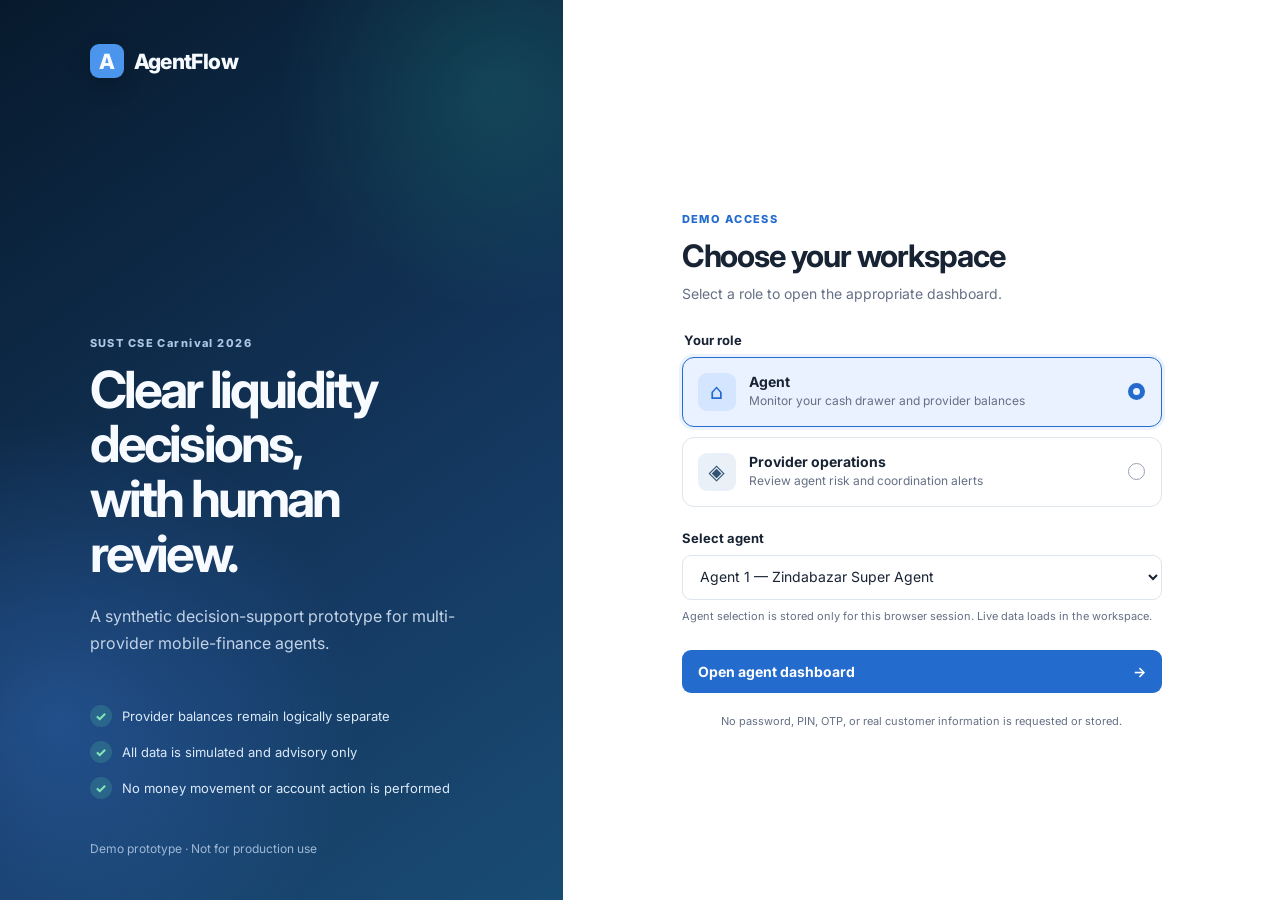
<file: frontend/index.html>
<!DOCTYPE html>
<html lang="en">
<head>
  <meta charset="UTF-8">
  <meta http-equiv="refresh" content="0; url=login.html">
  <meta name="viewport" content="width=device-width, initial-scale=1.0">
  <title>AgentFlow</title>
</head>
<body>
  <p>Opening <a href="login.html">AgentFlow login</a>…</p>
</body>
</html>
</file>
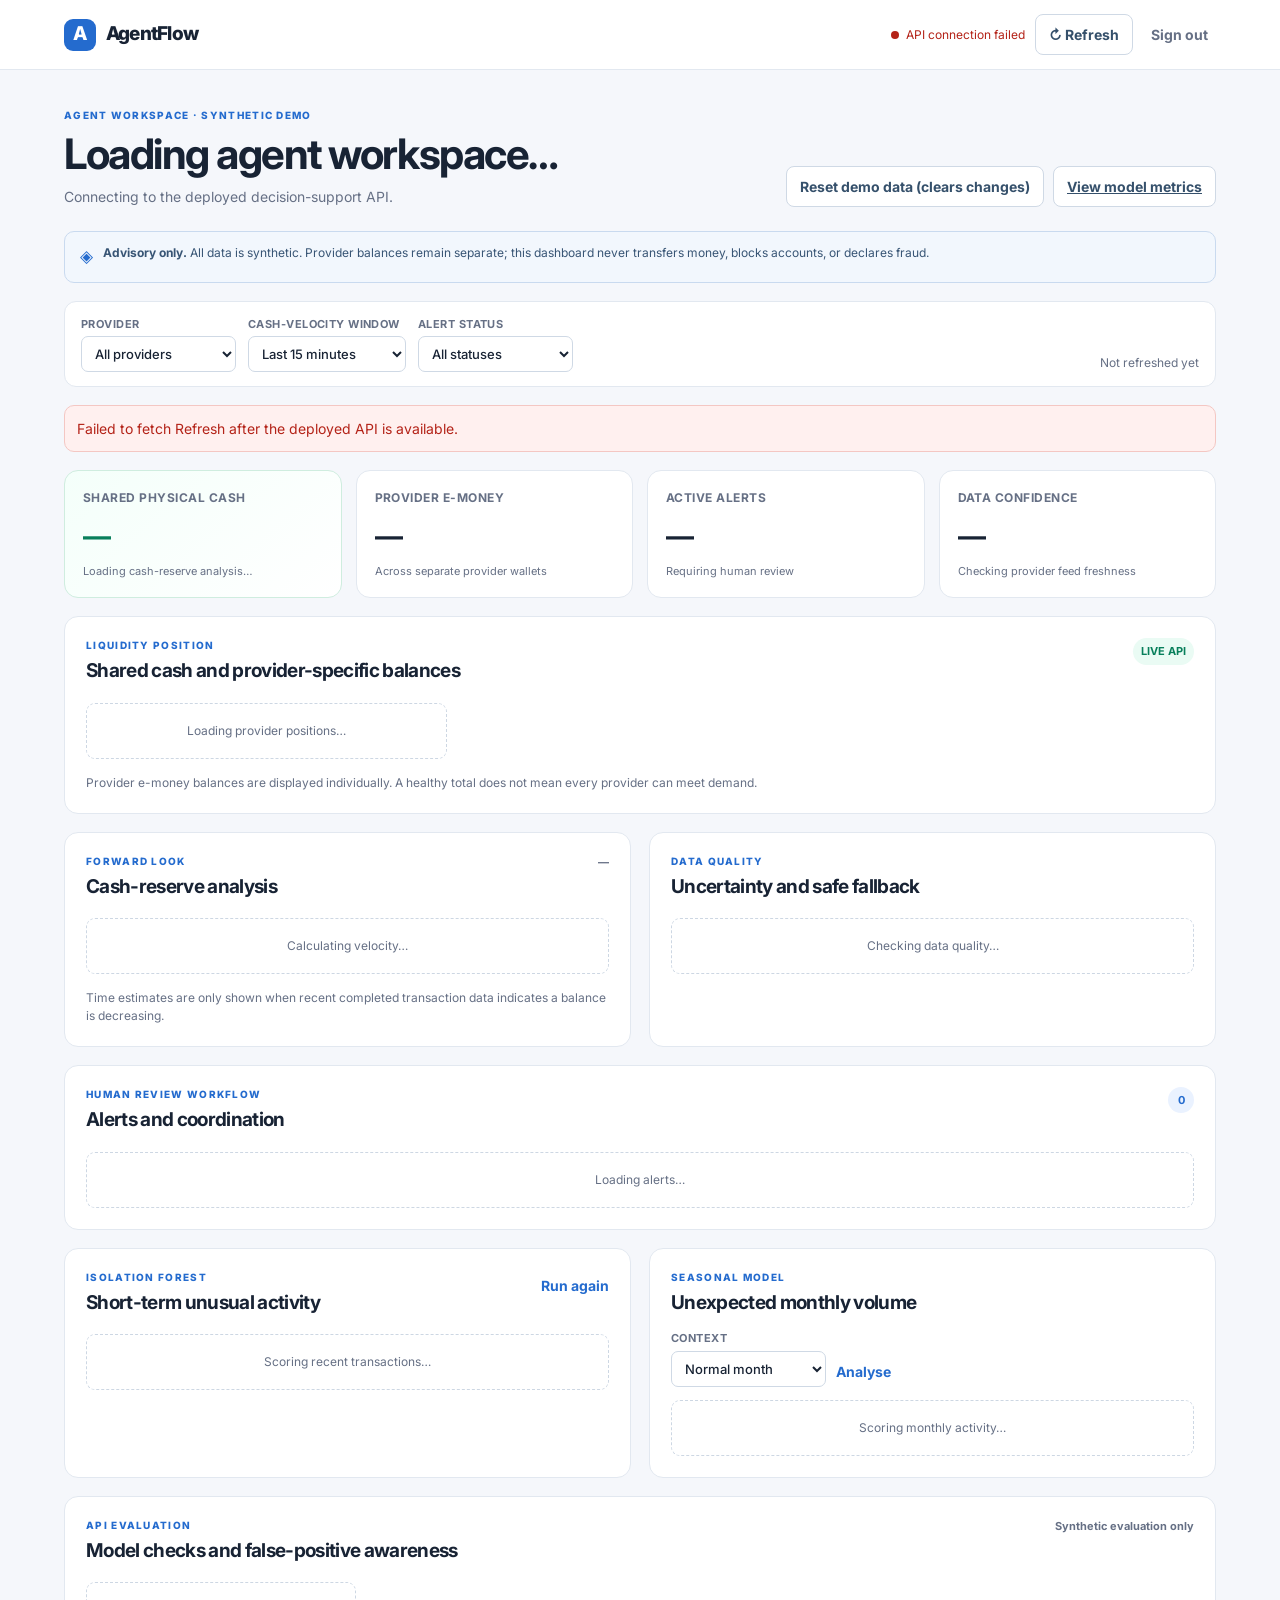
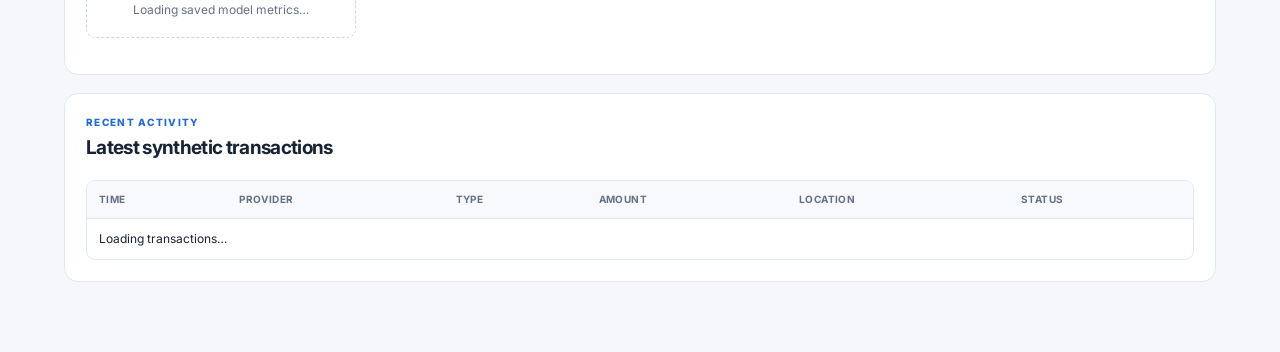
<file: frontend/agent_dashboard.html>
<!DOCTYPE html>
<html lang="en">
<head>
  <meta charset="UTF-8">
  <meta name="viewport" content="width=device-width, initial-scale=1.0">
  <title>Agent workspace | AgentFlow</title>
  <link rel="preconnect" href="https://fonts.googleapis.com">
  <link rel="preconnect" href="https://fonts.gstatic.com" crossorigin>
  <link href="https://fonts.googleapis.com/css2?family=Inter:wght@400;500;600;700;800&family=Noto+Sans+Bengali:wght@400;500;600;700&display=swap" rel="stylesheet">
  <link rel="stylesheet" href="agent.css">
</head>
<body>
  <header class="topbar">
    <a class="brand" href="agent_dashboard.html"><span class="brand-mark">A</span><span>AgentFlow</span></a>
    <div class="topbar-actions">
      <span class="api-status" id="apiStatus"><i></i> Loading live data…</span>
      <button class="secondary-button" id="refreshButton" type="button">↻ Refresh</button>
      <button class="profile-button" id="signOutButton" type="button" title="Return to workspace selection">Sign out</button>
    </div>
  </header>

  <main class="app-shell">
    <section class="hero">
      <div>
        <p class="eyebrow">AGENT WORKSPACE · SYNTHETIC DEMO</p>
        <h1 id="agentName">Loading agent workspace…</h1>
        <p id="agentMeta">Connecting to the deployed decision-support API.</p>
      </div>
      <div class="hero-actions">
        <button class="secondary-button" id="resetDemoButton" type="button">Reset demo data (clears changes)</button>
        <a class="secondary-button metrics-link" href="#metricsSection">View model metrics</a>
      </div>
    </section>

    <section class="notice safety-notice">
      <span>◈</span><p><strong>Advisory only.</strong> All data is synthetic. Provider balances remain separate; this dashboard never transfers money, blocks accounts, or declares fraud.</p>
    </section>

    <section class="toolbar" aria-label="Dashboard filters">
      <label>Provider
        <select id="providerFilter"><option value="all">All providers</option></select>
      </label>
      <label>Cash-velocity window
        <select id="windowFilter"><option value="15">Last 15 minutes</option><option value="30">Last 30 minutes</option></select>
      </label>
      <label>Alert status
        <select id="alertFilter"><option value="all">All statuses</option><option value="open">Open</option><option value="acknowledged">Acknowledged</option><option value="resolved">Resolved</option></select>
      </label>
      <span class="updated-at" id="updatedAt">Not refreshed yet</span>
    </section>

    <div class="error-banner" id="errorBanner" hidden role="alert"></div>

    <section class="summary-grid" aria-label="Liquidity summary">
      <article class="summary-card cash-card"><span class="card-label">Shared physical cash</span><strong id="sharedCash">—</strong><small id="sharedCashHint">Loading cash-reserve analysis…</small></article>
      <article class="summary-card"><span class="card-label">Provider e-money</span><strong id="totalEmoney">—</strong><small id="emoneyHint">Across separate provider wallets</small></article>
      <article class="summary-card"><span class="card-label">Active alerts</span><strong id="activeAlerts">—</strong><small id="alertsHint">Requiring human review</small></article>
      <article class="summary-card"><span class="card-label">Data confidence</span><strong id="confidenceSummary">—</strong><small id="confidenceHint">Checking provider feed freshness</small></article>
    </section>

    <section class="section-card">
      <div class="section-heading"><div><p class="eyebrow">LIQUIDITY POSITION</p><h2>Shared cash and provider-specific balances</h2></div><span class="live-tag">LIVE API</span></div>
      <div class="provider-grid" id="providerGrid" aria-live="polite"><div class="loading-card">Loading provider positions…</div></div>
      <p class="boundary-copy">Provider e-money balances are displayed individually. A healthy total does not mean every provider can meet demand.</p>
    </section>

    <section class="two-column">
      <section class="section-card">
        <div class="section-heading"><div><p class="eyebrow">FORWARD LOOK</p><h2>Cash-reserve analysis</h2></div><span id="velocityCaption" class="subtle-label">—</span></div>
        <div id="reserveAnalysis" class="reserve-list"><div class="loading-card">Calculating velocity…</div></div>
        <p class="muted-note">Time estimates are only shown when recent completed transaction data indicates a balance is decreasing.</p>
      </section>
      <section class="section-card">
        <div class="section-heading"><div><p class="eyebrow">DATA QUALITY</p><h2>Uncertainty and safe fallback</h2></div></div>
        <div id="qualityPanel" class="quality-panel"><div class="loading-card">Checking data quality…</div></div>
      </section>
    </section>

    <section class="section-card">
      <div class="section-heading"><div><p class="eyebrow">HUMAN REVIEW WORKFLOW</p><h2>Alerts and coordination</h2></div><span id="alertTotal" class="counter">0</span></div>
      <div id="alertList" class="alert-list"><div class="loading-card">Loading alerts…</div></div>
    </section>

    <section class="two-column anomaly-columns">
      <section class="section-card">
        <div class="section-heading"><div><p class="eyebrow">ISOLATION FOREST</p><h2>Short-term unusual activity</h2></div><button class="text-button" id="rerunPatternButton" type="button">Run again</button></div>
        <div id="patternPanel" class="anomaly-panel"><div class="loading-card">Scoring recent transactions…</div></div>
      </section>
      <section class="section-card">
        <div class="section-heading"><div><p class="eyebrow">SEASONAL MODEL</p><h2>Unexpected monthly volume</h2></div></div>
        <div class="model-controls"><label>Context <select id="eventContext"><option value="normal">Normal month</option><option value="eid">Eid period</option></select></label><button class="text-button" id="rerunMonthlyButton" type="button">Analyse</button></div>
        <div id="monthlyPanel" class="anomaly-panel"><div class="loading-card">Scoring monthly activity…</div></div>
      </section>
    </section>

    <section class="section-card" id="metricsSection">
      <div class="section-heading"><div><p class="eyebrow">API EVALUATION</p><h2>Model checks and false-positive awareness</h2></div><span class="subtle-label">Synthetic evaluation only</span></div>
      <div class="metrics-grid" id="metricsGrid"><div class="loading-card">Loading saved model metrics…</div></div>
      <p class="muted-note" id="metricsCaveat"></p>
    </section>

    <section class="section-card">
      <div class="section-heading"><div><p class="eyebrow">RECENT ACTIVITY</p><h2>Latest synthetic transactions</h2></div></div>
      <div class="table-wrap"><table><thead><tr><th>Time</th><th>Provider</th><th>Type</th><th>Amount</th><th>Location</th><th>Status</th></tr></thead><tbody id="transactionRows"><tr><td colspan="6">Loading transactions…</td></tr></tbody></table></div>
    </section>
  </main>

  <dialog id="actionDialog"><form method="dialog" class="dialog-content"><button class="dialog-close" value="cancel" aria-label="Close">×</button><p class="eyebrow">RESOLVE ALERT</p><h2 id="dialogTitle">Add a review note</h2><p id="dialogText">A note is required to resolve an alert.</p><label for="resolutionNote">Review note<textarea id="resolutionNote" maxlength="500" placeholder="Example: Balance confirmed with provider operations; action completed."></textarea></label><div class="dialog-actions"><button class="secondary-button" value="cancel">Cancel</button><button class="primary-button" id="confirmResolveButton" value="default">Resolve alert</button></div></form></dialog>
  <div class="toast" id="toast" role="status" hidden></div>
  <script src="api-config.js?v=3"></script>
  <script src="agent.js?v=3"></script>
</body>
</html>
</file>
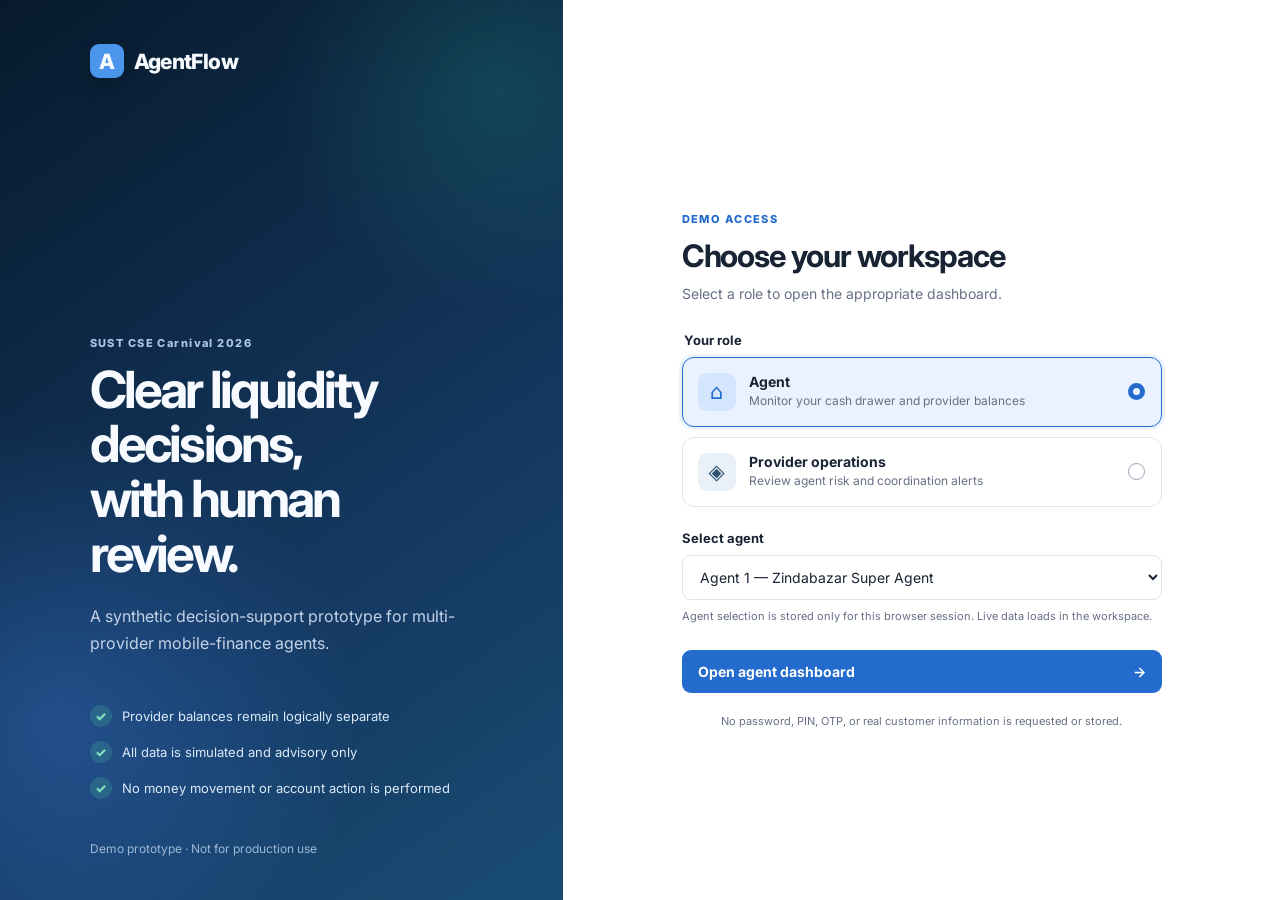
<file: frontend/login.html>
<!DOCTYPE html>
<html lang="en">
<head>
  <meta charset="UTF-8">
  <meta name="viewport" content="width=device-width, initial-scale=1.0">
  <title>Sign in | AgentFlow</title>
  <link rel="preconnect" href="https://fonts.googleapis.com">
  <link rel="preconnect" href="https://fonts.gstatic.com" crossorigin>
  <link href="https://fonts.googleapis.com/css2?family=Inter:wght@400;500;600;700;800&family=Noto+Sans+Bengali:wght@400;500;600;700&display=swap" rel="stylesheet">
  <link rel="stylesheet" href="login.css?v=2">
</head>
<body>
  <main class="page-shell">
    <section class="intro-panel" aria-label="About the prototype">
      <a class="brand" href="login.html" aria-label="AgentFlow login">
        <span class="brand-mark">A</span>
        <span>AgentFlow</span>
      </a>

      <div class="intro-copy">
        <p class="eyebrow">SUST CSE Carnival 2026</p>
        <h1>Clear liquidity decisions,<br>with human review.</h1>
        <p class="intro-text">A synthetic decision-support prototype for multi-provider mobile-finance agents.</p>
      </div>

      <ul class="guardrail-list">
        <li><span>✓</span> Provider balances remain logically separate</li>
        <li><span>✓</span> All data is simulated and advisory only</li>
        <li><span>✓</span> No money movement or account action is performed</li>
      </ul>

      <p class="footer-note">Demo prototype · Not for production use</p>
    </section>

    <section class="login-panel" aria-labelledby="sign-in-title">
      <div class="login-card">
        <div class="form-heading">
          <p class="eyebrow accent">DEMO ACCESS</p>
          <h2 id="sign-in-title">Choose your workspace</h2>
          <p>Select a role to open the appropriate dashboard.</p>
        </div>

        <form id="loginForm">
          <fieldset>
            <legend>Your role</legend>
            <div class="role-grid">
              <label class="role-option selected">
                <input type="radio" name="role" value="agent" checked>
                <span class="role-icon" aria-hidden="true">⌂</span>
                <span class="role-content">
                  <strong>Agent</strong>
                  <small>Monitor your cash drawer and provider balances</small>
                </span>
                <span class="choice-indicator" aria-hidden="true"></span>
              </label>

              <label class="role-option">
                <input type="radio" name="role" value="provider">
                <span class="role-icon" aria-hidden="true">◈</span>
                <span class="role-content">
                  <strong>Provider operations</strong>
                  <small>Review agent risk and coordination alerts</small>
                </span>
                <span class="choice-indicator" aria-hidden="true"></span>
              </label>
            </div>
          </fieldset>

          <div class="agent-field" id="agentField">
            <label for="agentSelect">Select agent</label>
            <select id="agentSelect" name="agent_id">
              <option value="1">Agent 1 — Zindabazar Super Agent</option>
              <option value="2">Agent 2 — Sylhet Support Agent 02</option>
            </select>
            <p>Agent selection is stored only for this browser session. Live data loads in the workspace.</p>
          </div>

          <div class="agent-field" id="providerField" hidden>
            <label for="providerSelect">Select provider workspace</label>
            <select id="providerSelect" name="provider_code">
              <option value="bkash_sim">bKash Provider Operations</option>
              <option value="nagad_sim" selected>Nagad Provider Operations</option>
              <option value="rocket_sim">Rocket Provider Operations</option>
            </select>
            <p>This workspace loads the selected provider's routed alerts and e-money positions.</p>
          </div>

          <button class="login-button" id="loginButton" type="submit">
            <span>Open agent dashboard</span><span aria-hidden="true">→</span>
          </button>
        </form>

        <p class="privacy-note">No password, PIN, OTP, or real customer information is requested or stored.</p>
      </div>
    </section>
  </main>
  <script src="login.js?v=4"></script>
</body>
</html>
</file>
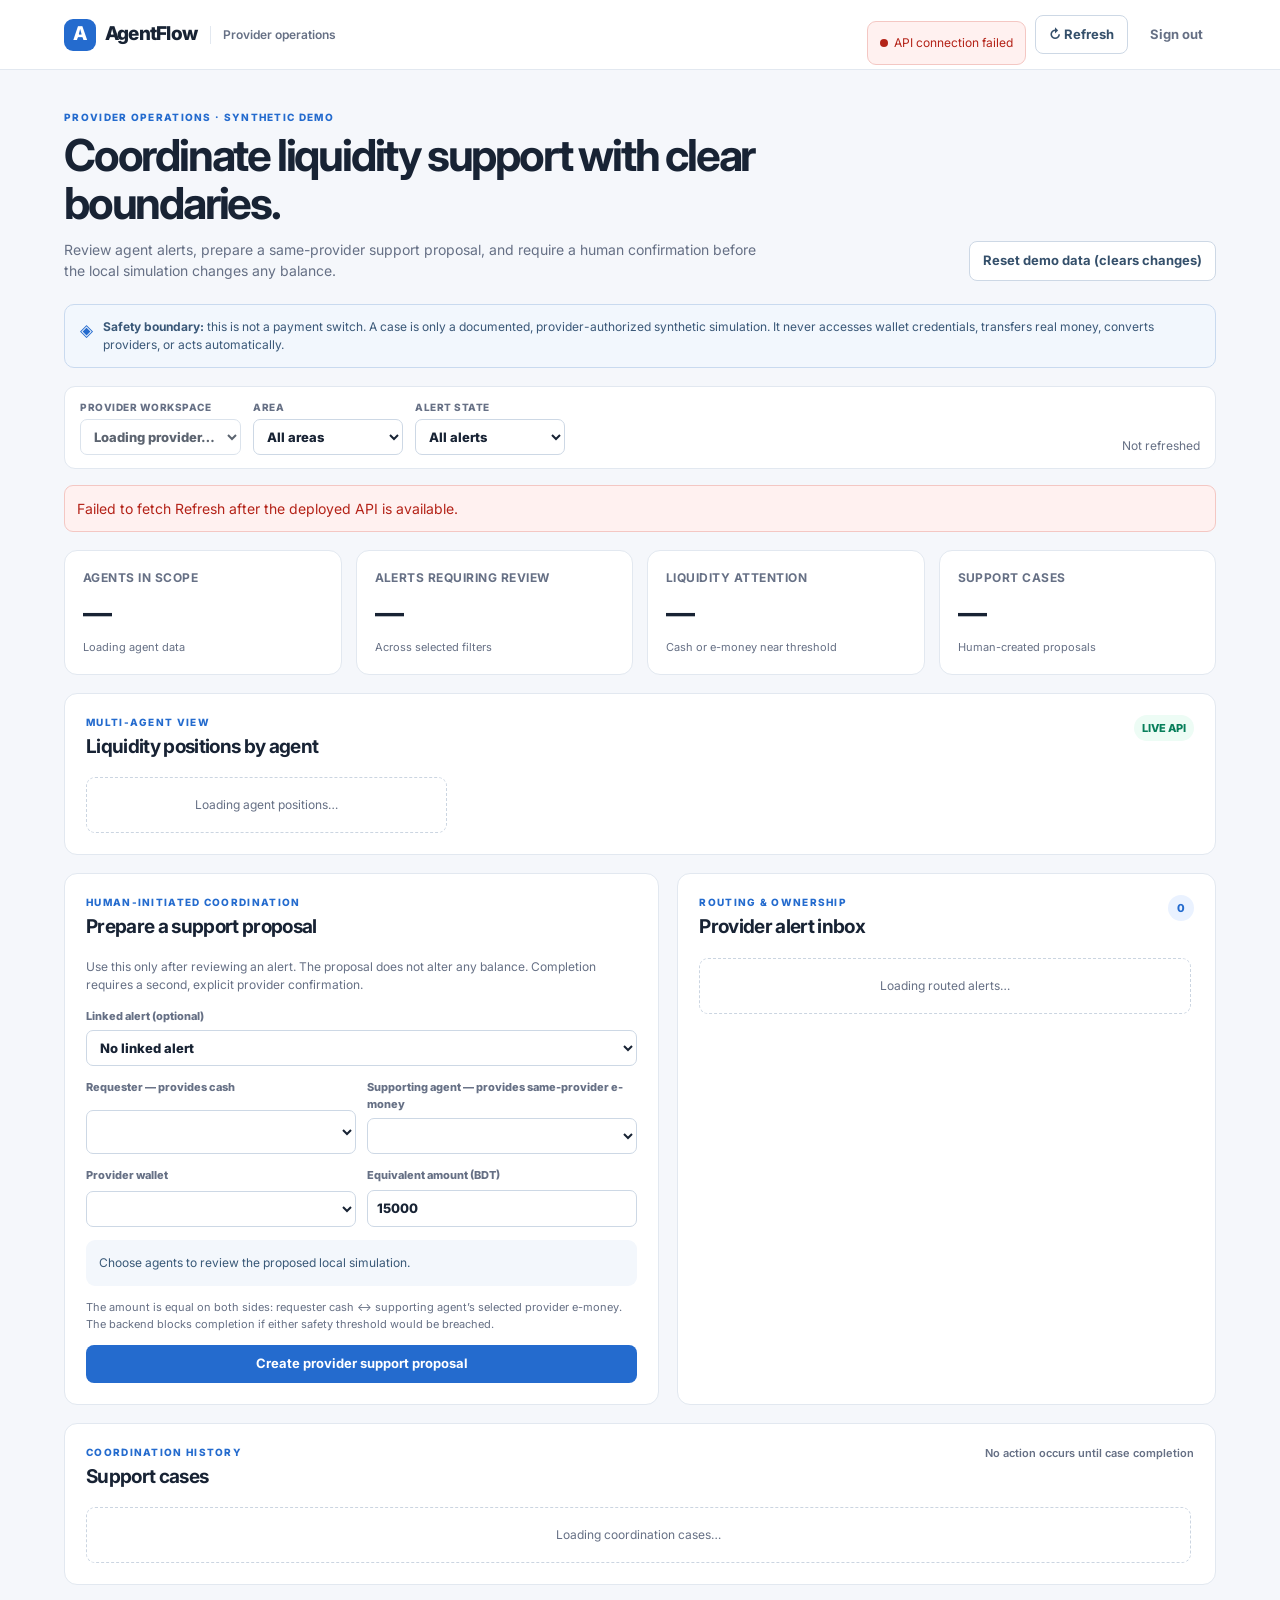
<file: frontend/provider_dashboard.html>
<!DOCTYPE html>
<html lang="en">
<head>
  <meta charset="UTF-8">
  <meta name="viewport" content="width=device-width, initial-scale=1.0">
  <title>Provider operations | AgentFlow</title>
  <link rel="preconnect" href="https://fonts.googleapis.com">
  <link rel="preconnect" href="https://fonts.gstatic.com" crossorigin>
  <link href="https://fonts.googleapis.com/css2?family=Inter:wght@400;500;600;700;800&display=swap" rel="stylesheet">
  <link rel="stylesheet" href="provider.css">
</head>
<body>
  <header class="topbar"><a class="brand" href="provider_dashboard.html"><span class="brand-mark">A</span><span>AgentFlow</span><span class="role-label">Provider operations</span></a><div class="top-actions"><span class="api-status" id="apiStatus"><i></i> Loading live data…</span><button class="button secondary" id="refreshButton">↻ Refresh</button><button class="button ghost" id="signOutButton">Sign out</button></div></header>
  <main class="shell">
    <section class="hero"><div><p class="eyebrow" id="providerContext">PROVIDER OPERATIONS · SYNTHETIC DEMO</p><h1 id="providerHeading">Coordinate liquidity support with clear boundaries.</h1><p id="providerDescription">Review agent alerts, prepare a same-provider support proposal, and require a human confirmation before the local simulation changes any balance.</p></div><button class="button secondary" id="resetButton">Reset demo data (clears changes)</button></section>
    <section class="boundary"><span>◈</span><p><strong>Safety boundary:</strong> this is not a payment switch. A case is only a documented, provider-authorized synthetic simulation. It never accesses wallet credentials, transfers real money, converts providers, or acts automatically.</p></section>
    <section class="filters"><label>Provider workspace<select id="providerFilter" disabled><option>Loading provider…</option></select></label><label>Area<select id="areaFilter"><option value="all">All areas</option></select></label><label>Alert state<select id="alertFilter"><option value="all">All alerts</option><option value="open">Open</option><option value="acknowledged">Acknowledged</option><option value="resolved">Resolved</option></select></label><span id="updatedAt">Not refreshed</span></section>
    <div class="error" id="errorBanner" hidden></div>
    <section class="summary"><article><span>Agents in scope</span><strong id="agentCount">—</strong><small id="agentCountHint">Loading agent data</small></article><article><span>Alerts requiring review</span><strong id="openAlertCount">—</strong><small id="openAlertHint">Across selected filters</small></article><article><span>Liquidity attention</span><strong id="riskAgentCount">—</strong><small id="riskAgentHint">Cash or e-money near threshold</small></article><article><span>Support cases</span><strong id="caseCount">—</strong><small id="caseCountHint">Human-created proposals</small></article></section>
    <section class="card"><div class="heading"><div><p class="eyebrow">MULTI-AGENT VIEW</p><h2>Liquidity positions by agent</h2></div><span class="live">LIVE API</span></div><div class="agent-grid" id="agentGrid"><div class="loading">Loading agent positions…</div></div></section>
    <section class="two-col"><section class="card planner" id="planner"><div class="heading"><div><p class="eyebrow">HUMAN-INITIATED COORDINATION</p><h2>Prepare a support proposal</h2></div></div><p class="section-intro">Use this only after reviewing an alert. The proposal does not alter any balance. Completion requires a second, explicit provider confirmation.</p><form id="proposalForm"><label>Linked alert (optional)<select id="alertSelect"><option value="">No linked alert</option></select></label><div class="form-grid"><label>Requester — provides cash<select id="requesterSelect"></select></label><label>Supporting agent — provides same-provider e-money<select id="supporterSelect"></select></label></div><div class="form-grid"><label>Provider wallet<select id="proposalProvider"></select></label><label>Equivalent amount (BDT)<input id="amountInput" type="number" min="1" step="1000" value="15000" required></label></div><div class="exchange-preview" id="exchangePreview">Choose agents to review the proposed local simulation.</div><p class="form-note">The amount is equal on both sides: requester cash ↔ supporting agent’s selected provider e-money. The backend blocks completion if either safety threshold would be breached.</p><button class="button primary" type="submit">Create provider support proposal</button></form></section><section class="card"><div class="heading"><div><p class="eyebrow">ROUTING & OWNERSHIP</p><h2>Provider alert inbox</h2></div><span id="alertCounter" class="counter">0</span></div><div class="alert-list" id="alertList"><div class="loading">Loading routed alerts…</div></div></section></section>
    <section class="card"><div class="heading"><div><p class="eyebrow">COORDINATION HISTORY</p><h2>Support cases</h2></div><span class="subtle">No action occurs until case completion</span></div><div class="case-list" id="caseList"><div class="loading">Loading coordination cases…</div></div></section>
  </main>
  <dialog id="confirmDialog"><form method="dialog"><button class="dialog-close" value="cancel" aria-label="Close">×</button><p class="eyebrow">CONFIRM SYNTHETIC SUPPORT</p><h2>Record human confirmation</h2><p id="confirmCopy"></p><label>Confirmation note<textarea id="confirmationNote" maxlength="500" placeholder="Example: Both agents confirmed the approved same-provider support arrangement."></textarea></label><div class="dialog-actions"><button class="button secondary" value="cancel">Cancel</button><button class="button primary" id="confirmCaseButton" value="default">Complete simulation</button></div></form></dialog><div id="toast" class="toast" hidden role="status"></div><script src="api-config.js?v=3"></script><script src="provider.js?v=3"></script>
</body>
</html>
</file>
<file: frontend/agent.css>
:root{--ink:#182334;--muted:#667085;--line:#e2e8f0;--paper:#fff;--wash:#f5f7fb;--navy:#102a43;--blue:#246bce;--blue-soft:#eaf2ff;--green:#087f5b;--green-soft:#eafbf4;--amber:#a46000;--amber-soft:#fff7e2;--red:#b42318;--red-soft:#fff0ef;--purple:#7048a5;--radius:14px;font-family:Inter,system-ui,sans-serif;color:var(--ink)}*{box-sizing:border-box}body{margin:0;background:var(--wash);font-size:14px;line-height:1.5}.topbar{height:70px;padding:0 clamp(20px,5vw,76px);display:flex;align-items:center;justify-content:space-between;background:#fff;border-bottom:1px solid var(--line);position:sticky;top:0;z-index:4}.brand{display:inline-flex;align-items:center;gap:10px;color:var(--ink);font-size:19px;font-weight:800;letter-spacing:-.04em;text-decoration:none}.brand-mark{display:grid;place-items:center;width:32px;height:32px;border-radius:9px;background:var(--blue);color:#fff}.topbar-actions{display:flex;align-items:center;gap:10px}.api-status{display:inline-flex;gap:7px;align-items:center;color:var(--muted);font-size:12px}.api-status i{width:8px;height:8px;border-radius:50%;background:#98a2b3}.api-status.ready{color:var(--green)}.api-status.ready i{background:var(--green)}.api-status.error{color:var(--red)}.api-status.error i{background:var(--red)}button{font:inherit}.secondary-button,.danger-outline,.text-button,.profile-button,.primary-button{border-radius:8px;cursor:pointer;font-weight:700;transition:.15s ease}.secondary-button{padding:9px 13px;color:#35506b;border:1px solid #cfd9e5;background:#fff}.secondary-button:hover{background:#f5f8fc}.profile-button{border:0;background:transparent;color:var(--muted);padding:8px}.profile-button:hover{color:var(--ink)}.danger-outline{padding:9px 13px;color:var(--red);border:1px solid #f4c7c3;background:#fff}.danger-outline:hover{background:var(--red-soft)}.text-button{padding:5px 0;border:0;color:var(--blue);background:transparent}.text-button:hover{text-decoration:underline}.primary-button{border:0;padding:10px 14px;background:var(--blue);color:#fff}.primary-button:hover{background:#175bb7}.app-shell{max-width:1400px;margin:0 auto;padding:38px clamp(20px,5vw,76px) 70px}.hero{display:flex;justify-content:space-between;gap:24px;align-items:end;margin-bottom:24px}.eyebrow{margin:0 0 7px;font-size:10px;font-weight:800;letter-spacing:.13em;color:var(--blue)}h1,h2{margin:0;letter-spacing:-.035em}h1{font-size:clamp(27px,4vw,42px);line-height:1.12}h2{font-size:19px}#agentMeta{margin:9px 0 0;color:var(--muted)}.hero-actions{display:flex;gap:9px;flex-wrap:wrap;justify-content:flex-end}.notice{display:flex;gap:10px;align-items:flex-start;padding:12px 15px;border-radius:10px;margin-bottom:18px;font-size:12px}.notice p{margin:0}.safety-notice{border:1px solid #c9daef;background:#f2f7fd;color:#385575}.safety-notice span{color:var(--blue);font-size:17px}.toolbar{display:flex;gap:12px;align-items:end;flex-wrap:wrap;padding:14px 16px;margin-bottom:18px;border:1px solid var(--line);border-radius:12px;background:#fff}.toolbar label,.model-controls label{display:grid;gap:4px;color:var(--muted);font-size:11px;font-weight:700;text-transform:uppercase;letter-spacing:.04em}.toolbar select,.model-controls select{min-width:155px;padding:8px 30px 8px 9px;border:1px solid #cfd9e5;border-radius:7px;background:#fff;color:var(--ink);font:500 13px Inter,sans-serif}.updated-at{margin-left:auto;color:var(--muted);font-size:12px}.error-banner{margin:0 0 18px;padding:12px;border:1px solid #f4c7c3;border-radius:10px;background:var(--red-soft);color:var(--red)}.summary-grid{display:grid;grid-template-columns:repeat(4,1fr);gap:14px;margin-bottom:18px}.summary-card{min-height:128px;padding:18px;border:1px solid var(--line);border-radius:var(--radius);background:#fff;display:flex;flex-direction:column}.summary-card strong{margin-top:auto;font-size:28px;letter-spacing:-.05em}.summary-card small{margin-top:6px;color:var(--muted);font-size:11px}.cash-card{background:linear-gradient(140deg,#f4fffa,#fff);border-color:#cfeddf}.cash-card strong{color:var(--green)}.card-label{color:var(--muted);font-size:12px;font-weight:700;text-transform:uppercase;letter-spacing:.04em}.section-card{margin-top:18px;padding:21px;border:1px solid var(--line);border-radius:var(--radius);background:#fff}.section-heading{display:flex;justify-content:space-between;gap:12px;align-items:flex-start;margin-bottom:17px}.section-heading .eyebrow{margin-bottom:4px}.live-tag,.subtle-label,.counter{display:inline-flex;align-items:center;white-space:nowrap;border-radius:20px;font-size:11px;font-weight:700}.live-tag{padding:5px 8px;color:var(--green);background:var(--green-soft)}.subtle-label{color:var(--muted)}.counter{justify-content:center;min-width:26px;height:26px;background:var(--blue-soft);color:var(--blue)}.provider-grid{display:grid;grid-template-columns:repeat(3,1fr);gap:13px}.provider-card{padding:16px;border:1px solid var(--line);border-radius:11px;border-top:4px solid var(--blue)}.provider-card.stale{border-color:#f1c491;border-top-color:var(--amber);background:#fffdf8}.provider-top{display:flex;justify-content:space-between;gap:8px;align-items:start}.provider-name{font-weight:800;font-size:16px}.status-chip,.confidence-chip,.type-chip,.alert-status{padding:3px 7px;border-radius:20px;font-size:10px;font-weight:800;text-transform:uppercase;letter-spacing:.035em}.status-chip.fresh,.confidence-chip.high,.alert-status.resolved{background:var(--green-soft);color:var(--green)}.status-chip.stale,.confidence-chip.low{background:var(--amber-soft);color:var(--amber)}.provider-value{margin:21px 0 5px;font-size:28px;font-weight:800;letter-spacing:-.05em}.provider-sub,.small-copy{color:var(--muted);font-size:12px}.forecast-row{display:flex;justify-content:space-between;gap:8px;padding-top:13px;margin-top:13px;border-top:1px solid var(--line);font-size:12px}.forecast-row strong{color:var(--ink)}.provider-reason{margin:11px 0 0;padding:8px;background:#f7f9fc;border-radius:7px;color:#526479;font-size:11px}.boundary-copy,.muted-note{margin:15px 0 0;color:var(--muted);font-size:12px}.two-column{display:grid;grid-template-columns:1fr 1fr;gap:18px}.two-column .section-card{margin-top:18px}.reserve-list{display:grid;gap:10px}.reserve-item{padding:13px;border:1px solid var(--line);border-radius:9px}.reserve-title{display:flex;justify-content:space-between;gap:10px;font-weight:800}.reserve-title span:last-child{font-size:12px;color:var(--muted);font-weight:600}.reserve-stats{display:grid;grid-template-columns:repeat(3,1fr);gap:7px;margin-top:12px}.reserve-stat{padding:8px;background:#f7f9fc;border-radius:6px}.reserve-stat span{display:block;color:var(--muted);font-size:10px}.reserve-stat strong{display:block;margin-top:3px;font-size:12px}.quality-panel{display:grid;gap:10px}.quality-item{padding:12px;border-radius:9px;background:#f7f9fc;border-left:4px solid var(--green)}.quality-item.low{background:var(--amber-soft);border-left-color:var(--amber)}.quality-item h3{margin:0;font-size:13px}.quality-item p{margin:4px 0 0;color:var(--muted);font-size:12px}.alert-list{display:grid;gap:12px}.alert-card{padding:15px;border:1px solid var(--line);border-left:4px solid var(--blue);border-radius:10px}.alert-card.resolved{opacity:.72;border-left-color:var(--green)}.alert-card.acknowledged{border-left-color:var(--amber)}.alert-top,.alert-meta,.alert-actions{display:flex;gap:8px;align-items:center;flex-wrap:wrap}.alert-title{margin:10px 0 6px;font-size:15px;font-weight:800}.alert-meta{color:var(--muted);font-size:11px}.alert-status.open{color:var(--red);background:var(--red-soft)}.alert-status.acknowledged{color:var(--amber);background:var(--amber-soft)}.type-chip{color:var(--purple);background:#f4effb}.alert-evidence{margin:13px 0 0;padding:11px;background:#f7f9fc;border-radius:8px;color:#455a71;font-size:12px}.alert-evidence strong{display:block;margin-bottom:3px;color:var(--ink)}.alert-recommendation{margin:10px 0 0;color:#344b65;font-size:12px}.alert-actions{margin-top:13px}.alert-actions button{padding:7px 10px;border-radius:7px;border:1px solid #ced9e5;background:#fff;color:#35506b;font-size:12px;font-weight:700;cursor:pointer}.alert-actions button.primary{background:var(--blue);border-color:var(--blue);color:#fff}.anomaly-columns .section-card{min-width:0}.model-controls{display:flex;align-items:end;gap:10px;margin:-4px 0 13px}.anomaly-panel{display:grid;gap:11px}.finding-card{padding:14px;border:1px solid #ebd7bb;border-radius:10px;background:#fffdf8}.finding-card h3{margin:0;font-size:14px}.finding-card p{margin:6px 0 0;color:#556477;font-size:12px}.finding-card ul{padding-left:18px;margin:9px 0;color:#556477;font-size:12px}.bn-alert{margin-top:10px;padding:10px;border-radius:8px;background:#f4f0ff;color:#4e3872;font-family:"Noto Sans Bengali",Inter,sans-serif;font-size:12px;line-height:1.7}.empty-state,.loading-card{padding:18px;border:1px dashed #cdd7e3;border-radius:9px;color:var(--muted);font-size:12px;text-align:center}.metrics-grid{display:grid;grid-template-columns:repeat(4,1fr);gap:10px}.metric-card{padding:13px;border:1px solid var(--line);border-radius:9px}.metric-card strong{display:block;margin-top:9px;font-size:22px;letter-spacing:-.05em}.metric-card p{margin:7px 0 0;color:var(--muted);font-size:11px}.table-wrap{overflow:auto;border:1px solid var(--line);border-radius:9px}table{width:100%;min-width:700px;border-collapse:collapse;text-align:left}th,td{padding:11px 12px;border-bottom:1px solid var(--line);font-size:12px}th{background:#f7f9fc;color:var(--muted);font-size:10px;letter-spacing:.04em;text-transform:uppercase}tr:last-child td{border-bottom:0}.cash-in{color:var(--green);font-weight:700}.cash-out{color:var(--purple);font-weight:700}.toast{position:fixed;right:24px;bottom:24px;z-index:8;max-width:340px;padding:12px 15px;border-radius:9px;background:#102a43;color:#fff;box-shadow:0 12px 25px rgba(16,42,67,.22);font-size:13px}dialog{width:min(92vw,480px);border:0;border-radius:13px;box-shadow:0 20px 60px rgba(0,0,0,.25)}dialog::backdrop{background:rgba(20,35,52,.42)}.dialog-content{position:relative;padding:24px}.dialog-content h2{font-size:21px}.dialog-content p{color:var(--muted);font-size:13px}.dialog-content label{display:grid;gap:6px;font-size:12px;font-weight:700}.dialog-content textarea{min-height:100px;padding:9px;border:1px solid var(--line);border-radius:8px;resize:vertical;font:inherit}.dialog-close{position:absolute;top:12px;right:12px;border:0;background:transparent;font-size:23px;color:var(--muted);cursor:pointer}.dialog-actions{display:flex;justify-content:flex-end;gap:9px;margin-top:16px}@media(max-width:960px){.summary-grid,.provider-grid,.metrics-grid{grid-template-columns:repeat(2,1fr)}.two-column{grid-template-columns:1fr}.hero{align-items:start;flex-direction:column}.hero-actions{justify-content:start}.updated-at{width:100%;margin-left:0}}@media(max-width:600px){.topbar{height:auto;padding:13px 18px}.api-status{display:none}.app-shell{padding:27px 16px 45px}.summary-grid,.provider-grid,.metrics-grid{grid-template-columns:1fr}.section-card{padding:16px}.topbar-actions{gap:3px}.secondary-button,.danger-outline{padding:8px;font-size:12px}.reserve-stats{grid-template-columns:1fr}.toolbar>*{width:100%}.toolbar select{width:100%}}
</file>
<file: frontend/login.css>
:root {
  --ink: #182334;
  --muted: #667085;
  --line: #dfe5ec;
  --paper: #ffffff;
  --wash: #f5f7fb;
  --navy: #102a43;
  --blue: #246bce;
  --blue-soft: #eaf2ff;
  font-family: Inter, system-ui, sans-serif;
}

* { box-sizing: border-box; }
body { margin: 0; min-width: 320px; background: var(--wash); color: var(--ink); }
.page-shell { min-height: 100vh; display: grid; grid-template-columns: minmax(340px, 44%) 1fr; }

.intro-panel {
  min-height: 100vh; padding: 44px clamp(32px, 7vw, 104px); color: #f7fbff;
  background: radial-gradient(circle at 10% 80%, rgba(71, 143, 255, .28), transparent 34%),
              radial-gradient(circle at 88% 10%, rgba(42, 200, 157, .17), transparent 23%),
              linear-gradient(145deg, #071a2d, #153a63 66%, #194c73);
  display: flex; flex-direction: column;
}
.brand { color: inherit; text-decoration: none; font-weight: 800; letter-spacing: -.03em; font-size: 21px; display: inline-flex; align-items: center; gap: 10px; }
.brand-mark { width: 34px; height: 34px; display: grid; place-items: center; border-radius: 9px; background: #4b95ec; box-shadow: 0 8px 22px rgba(0,0,0,.2); }
.intro-copy { margin: auto 0 48px; }
.eyebrow { margin: 0 0 12px; font-size: 11px; font-weight: 800; letter-spacing: .13em; color: #adc6e7; }
.eyebrow.accent { color: var(--blue); }
h1 { margin: 0; max-width: 620px; font-size: clamp(32px, 4vw, 55px); line-height: 1.07; letter-spacing: -.055em; }
.intro-text { margin: 22px 0 0; max-width: 460px; color: #c3d3e7; font-size: 16px; line-height: 1.7; }
.guardrail-list { list-style: none; padding: 0; margin: 0; display: grid; gap: 14px; color: #dbe9f8; font-size: 13px; }
.guardrail-list li { display: flex; align-items: center; gap: 10px; }
.guardrail-list span { width: 22px; height: 22px; display: grid; place-items: center; border-radius: 50%; background: rgba(92, 209, 169, .2); color: #80e5bd; font-weight: 800; }
.footer-note { margin: 42px 0 0; font-size: 12px; color: #9eb8d5; }

.login-panel { padding: 36px; display: grid; place-items: center; background: #fff; }
.login-card { width: min(100%, 480px); }
.form-heading { margin: 42px 0 30px; }
.form-heading h2 { margin: 0; letter-spacing: -.035em; font-size: 31px; line-height: 1.15; }
.form-heading p:last-child { margin: 11px 0 0; color: var(--muted); font-size: 14px; }
fieldset { border: 0; padding: 0; margin: 0; }
legend, .agent-field > label { display: block; margin-bottom: 9px; font-size: 13px; font-weight: 700; }
.role-grid { display: grid; gap: 10px; }
.role-option { position: relative; display: flex; align-items: center; gap: 13px; padding: 15px; border: 1px solid var(--line); border-radius: 12px; cursor: pointer; transition: .18s ease; }
.role-option:hover { border-color: #9dbfe9; background: #fbfdff; }
.role-option.selected { border-color: var(--blue); background: var(--blue-soft); box-shadow: 0 0 0 3px rgba(36,107,206,.09); }
.role-option input { position: absolute; opacity: 0; }
.role-icon { width: 38px; height: 38px; display: grid; place-items: center; flex: 0 0 auto; border-radius: 9px; background: #eaf0f7; color: #315475; font-size: 21px; }
.selected .role-icon { background: #d4e5ff; color: var(--blue); }
.role-content { display: grid; gap: 3px; padding-right: 20px; }
.role-content strong { font-size: 14px; }
.role-content small { color: var(--muted); font-size: 12px; line-height: 1.4; }
.choice-indicator { position: absolute; right: 16px; width: 17px; height: 17px; border: 1.5px solid #98a2b3; border-radius: 50%; }
.selected .choice-indicator { border: 5px solid var(--blue); }
.agent-field { margin-top: 23px; }
.agent-field[hidden] { display: none; }
select { width: 100%; padding: 12px 13px; border: 1px solid var(--line); border-radius: 9px; background: #fff; color: var(--ink); font: inherit; font-size: 14px; outline: none; }
select:focus { border-color: var(--blue); box-shadow: 0 0 0 3px rgba(36,107,206,.12); }
.agent-field p, .privacy-note { margin: 8px 0 0; color: var(--muted); font-size: 11px; line-height: 1.55; }
.login-button { width: 100%; margin-top: 25px; padding: 13px 16px; display: flex; justify-content: space-between; align-items: center; border: 0; border-radius: 9px; background: var(--blue); color: #fff; font: 700 14px Inter, sans-serif; cursor: pointer; transition: transform .15s, background .15s; }
.login-button:hover { background: #175bb7; transform: translateY(-1px); }
.privacy-note { margin-top: 20px; text-align: center; }
@media (max-width: 780px) { .page-shell { grid-template-columns: 1fr; } .intro-panel { min-height: auto; padding: 30px; } .intro-copy { margin: 60px 0 34px; } .footer-note { display: none; } .login-panel { padding: 42px 24px; } }
</file>
<file: frontend/provider.css>
:root{--ink:#182334;--muted:#667085;--line:#e2e8f0;--wash:#f5f7fb;--blue:#246bce;--green:#087f5b;--green-bg:#edfcf5;--amber:#a46000;--amber-bg:#fff8e7;--red:#b42318;--red-bg:#fff1f0;--purple:#7048a5;font-family:Inter,system-ui,sans-serif;color:var(--ink)}*{box-sizing:border-box}body{margin:0;background:var(--wash);font-size:14px;line-height:1.5}.topbar{height:70px;padding:0 clamp(20px,5vw,76px);display:flex;align-items:center;justify-content:space-between;border-bottom:1px solid var(--line);background:#fff;position:sticky;top:0;z-index:3}.brand{display:flex;align-items:center;gap:9px;color:var(--ink);font-weight:800;font-size:19px;letter-spacing:-.04em;text-decoration:none}.brand-mark{width:32px;height:32px;border-radius:9px;display:grid;place-items:center;background:var(--blue);color:#fff}.role-label{margin-left:4px;padding-left:12px;border-left:1px solid var(--line);color:var(--muted);font-size:12px;letter-spacing:0;font-weight:600}.top-actions{display:flex;align-items:center;gap:9px}.api-status{display:flex;align-items:center;gap:6px;color:var(--muted);font-size:12px}.api-status i{width:8px;height:8px;border-radius:50%;background:#98a2b3}.api-status.ready{color:var(--green)}.api-status.ready i{background:var(--green)}.api-status.error{color:var(--red)}.api-status.error i{background:var(--red)}button,input,select,textarea{font:inherit}.button{border:0;border-radius:8px;padding:9px 13px;font-size:13px;font-weight:700;cursor:pointer;transition:.15s}.button.primary{background:var(--blue);color:#fff}.button.primary:hover{background:#175bb7}.button.secondary{border:1px solid #cdd8e5;background:#fff;color:#35506b}.button.secondary:hover{background:#f6f8fb}.button.ghost{background:transparent;color:var(--muted)}.button.ghost:hover{color:var(--ink)}.shell{max-width:1400px;margin:0 auto;padding:40px clamp(20px,5vw,76px) 70px}.hero{display:flex;align-items:end;justify-content:space-between;gap:24px;margin-bottom:23px}.hero h1{max-width:800px;margin:0;letter-spacing:-.05em;line-height:1.1;font-size:clamp(28px,4vw,44px)}.hero p:not(.eyebrow){max-width:700px;margin:11px 0 0;color:var(--muted)}.eyebrow{margin:0 0 6px;color:var(--blue);font-size:10px;font-weight:800;letter-spacing:.13em}h2{margin:0;letter-spacing:-.035em;font-size:19px}.boundary{display:flex;gap:10px;align-items:flex-start;padding:13px 15px;border:1px solid #c9daef;border-radius:10px;background:#f2f7fd;color:#3a5878;font-size:12px}.boundary span{color:var(--blue);font-size:17px}.boundary p{margin:0}.filters{margin-top:18px;padding:13px 15px;display:flex;gap:12px;align-items:end;flex-wrap:wrap;border:1px solid var(--line);border-radius:11px;background:#fff}.filters label,.planner label{display:grid;gap:4px;color:var(--muted);font-size:10px;font-weight:800;letter-spacing:.05em;text-transform:uppercase}.filters select,.planner select,.planner input{min-width:150px;padding:8px 9px;border:1px solid #cdd8e5;border-radius:7px;background:#fff;color:var(--ink);font-size:13px}.filters span{margin-left:auto;color:var(--muted);font-size:12px}.error{margin-top:16px;padding:12px;border:1px solid #f4c7c3;border-radius:9px;background:var(--red-bg);color:var(--red)}.summary{display:grid;grid-template-columns:repeat(4,1fr);gap:14px;margin-top:18px}.summary article{min-height:125px;padding:18px;border:1px solid var(--line);border-radius:13px;background:#fff;display:flex;flex-direction:column}.summary span{color:var(--muted);font-size:12px;font-weight:700;text-transform:uppercase;letter-spacing:.04em}.summary strong{margin-top:auto;font-size:29px;letter-spacing:-.05em}.summary small{margin-top:5px;color:var(--muted);font-size:11px}.card{margin-top:18px;padding:21px;border:1px solid var(--line);border-radius:13px;background:#fff}.heading{display:flex;align-items:flex-start;justify-content:space-between;gap:12px;margin-bottom:16px}.heading .eyebrow{margin-bottom:3px}.live,.counter,.subtle,.chip{display:inline-flex;align-items:center;border-radius:20px;font-size:11px;font-weight:800}.live{padding:5px 8px;background:var(--green-bg);color:var(--green)}.counter{min-width:26px;height:26px;justify-content:center;background:#eaf2ff;color:var(--blue)}.subtle{color:var(--muted);font-weight:600}.agent-grid{display:grid;grid-template-columns:repeat(3,1fr);gap:12px}.agent-card{padding:15px;border:1px solid var(--line);border-radius:10px;border-top:4px solid var(--green)}.agent-card.attention{border-color:#efcb96;border-top-color:var(--amber);background:#fffdf8}.agent-head{display:flex;justify-content:space-between;gap:9px}.agent-head h3{margin:0;font-size:14px}.agent-head p{margin:3px 0 0;color:var(--muted);font-size:11px}.chip{padding:3px 7px;text-transform:uppercase;letter-spacing:.03em}.chip.good{color:var(--green);background:var(--green-bg)}.chip.attention{color:var(--amber);background:var(--amber-bg)}.agent-numbers{display:grid;grid-template-columns:1fr 1fr;gap:8px;margin:15px 0 10px}.agent-numbers div{padding:9px;background:#f7f9fc;border-radius:7px}.agent-numbers span{display:block;color:var(--muted);font-size:10px}.agent-numbers strong{display:block;margin-top:3px;font-size:14px}.agent-foot{padding-top:10px;border-top:1px solid var(--line);color:#51657a;font-size:11px}.two-col{display:grid;grid-template-columns:1.05fr .95fr;gap:18px}.two-col .card{min-width:0}.section-intro,.form-note{margin:0 0 14px;color:var(--muted);font-size:12px}.planner form{display:grid;gap:13px}.planner label{font-size:11px;text-transform:none;letter-spacing:0}.planner select,.planner input{width:100%;margin-top:2px}.form-grid{display:grid;grid-template-columns:1fr 1fr;gap:11px}.exchange-preview{padding:13px;border-radius:9px;background:#f3f7fc;color:#395978;font-size:12px;line-height:1.65}.form-note{font-size:11px;margin-bottom:0}.alert-list,.case-list{display:grid;gap:10px;max-height:530px;overflow:auto;padding-right:3px}.alert{padding:13px;border:1px solid var(--line);border-left:4px solid var(--blue);border-radius:9px}.alert.open{border-left-color:var(--red)}.alert.acknowledged{border-left-color:var(--amber)}.alert.resolved{border-left-color:var(--green);opacity:.76}.alert-top,.case-top{display:flex;align-items:center;gap:7px;flex-wrap:wrap}.alert h3{margin:9px 0 5px;font-size:14px}.alert p{margin:0;color:#53667b;font-size:11px}.status{padding:3px 7px;border-radius:20px;font-size:10px;font-weight:800;text-transform:uppercase}.status.open{background:var(--red-bg);color:var(--red)}.status.acknowledged,.status.proposed{background:var(--amber-bg);color:var(--amber)}.status.resolved,.status.completed{background:var(--green-bg);color:var(--green)}.status.cancelled{background:#f2f4f7;color:#667085}.mini-button{margin-top:10px;padding:6px 9px;border:1px solid #cdd8e5;border-radius:6px;background:#fff;color:#35506b;font-size:11px;font-weight:700;cursor:pointer}.mini-button:hover{background:#f6f8fb}.case{padding:14px;border:1px solid var(--line);border-radius:10px}.case h3{margin:8px 0 4px;font-size:14px}.case p{margin:0;color:#53667b;font-size:12px}.case-actions{display:flex;gap:8px;margin-top:12px}.loading,.empty{padding:18px;border:1px dashed #cbd5e1;border-radius:9px;text-align:center;color:var(--muted);font-size:12px}.toast{position:fixed;right:24px;bottom:24px;max-width:360px;padding:12px 14px;border-radius:9px;background:#102a43;color:#fff;box-shadow:0 12px 28px rgba(0,0,0,.2);font-size:12px}dialog{width:min(92vw,480px);border:0;border-radius:13px;box-shadow:0 20px 60px rgba(0,0,0,.25)}dialog::backdrop{background:rgba(20,35,52,.45)}dialog form{position:relative;padding:24px}dialog h2{font-size:21px}dialog p{color:var(--muted);font-size:13px}dialog label{display:grid;gap:6px;font-size:12px;font-weight:700}dialog textarea{min-height:95px;padding:9px;border:1px solid var(--line);border-radius:8px;resize:vertical}.dialog-close{position:absolute;right:12px;top:10px;border:0;background:transparent;color:var(--muted);font-size:23px;cursor:pointer}.dialog-actions{display:flex;justify-content:flex-end;gap:8px;margin-top:16px}@media(max-width:1000px){.summary,.agent-grid{grid-template-columns:repeat(2,1fr)}.two-col{grid-template-columns:1fr}.hero{align-items:flex-start;flex-direction:column}}@media(max-width:600px){.topbar{height:auto;padding:13px 16px}.api-status,.role-label{display:none}.shell{padding:27px 16px 50px}.summary,.agent-grid,.form-grid{grid-template-columns:1fr}.card{padding:16px}.filters>*{width:100%}.filters select{width:100%}.filters span{margin-left:0}.top-actions{gap:2px}.button{padding:8px;font-size:12px}}
</file>
